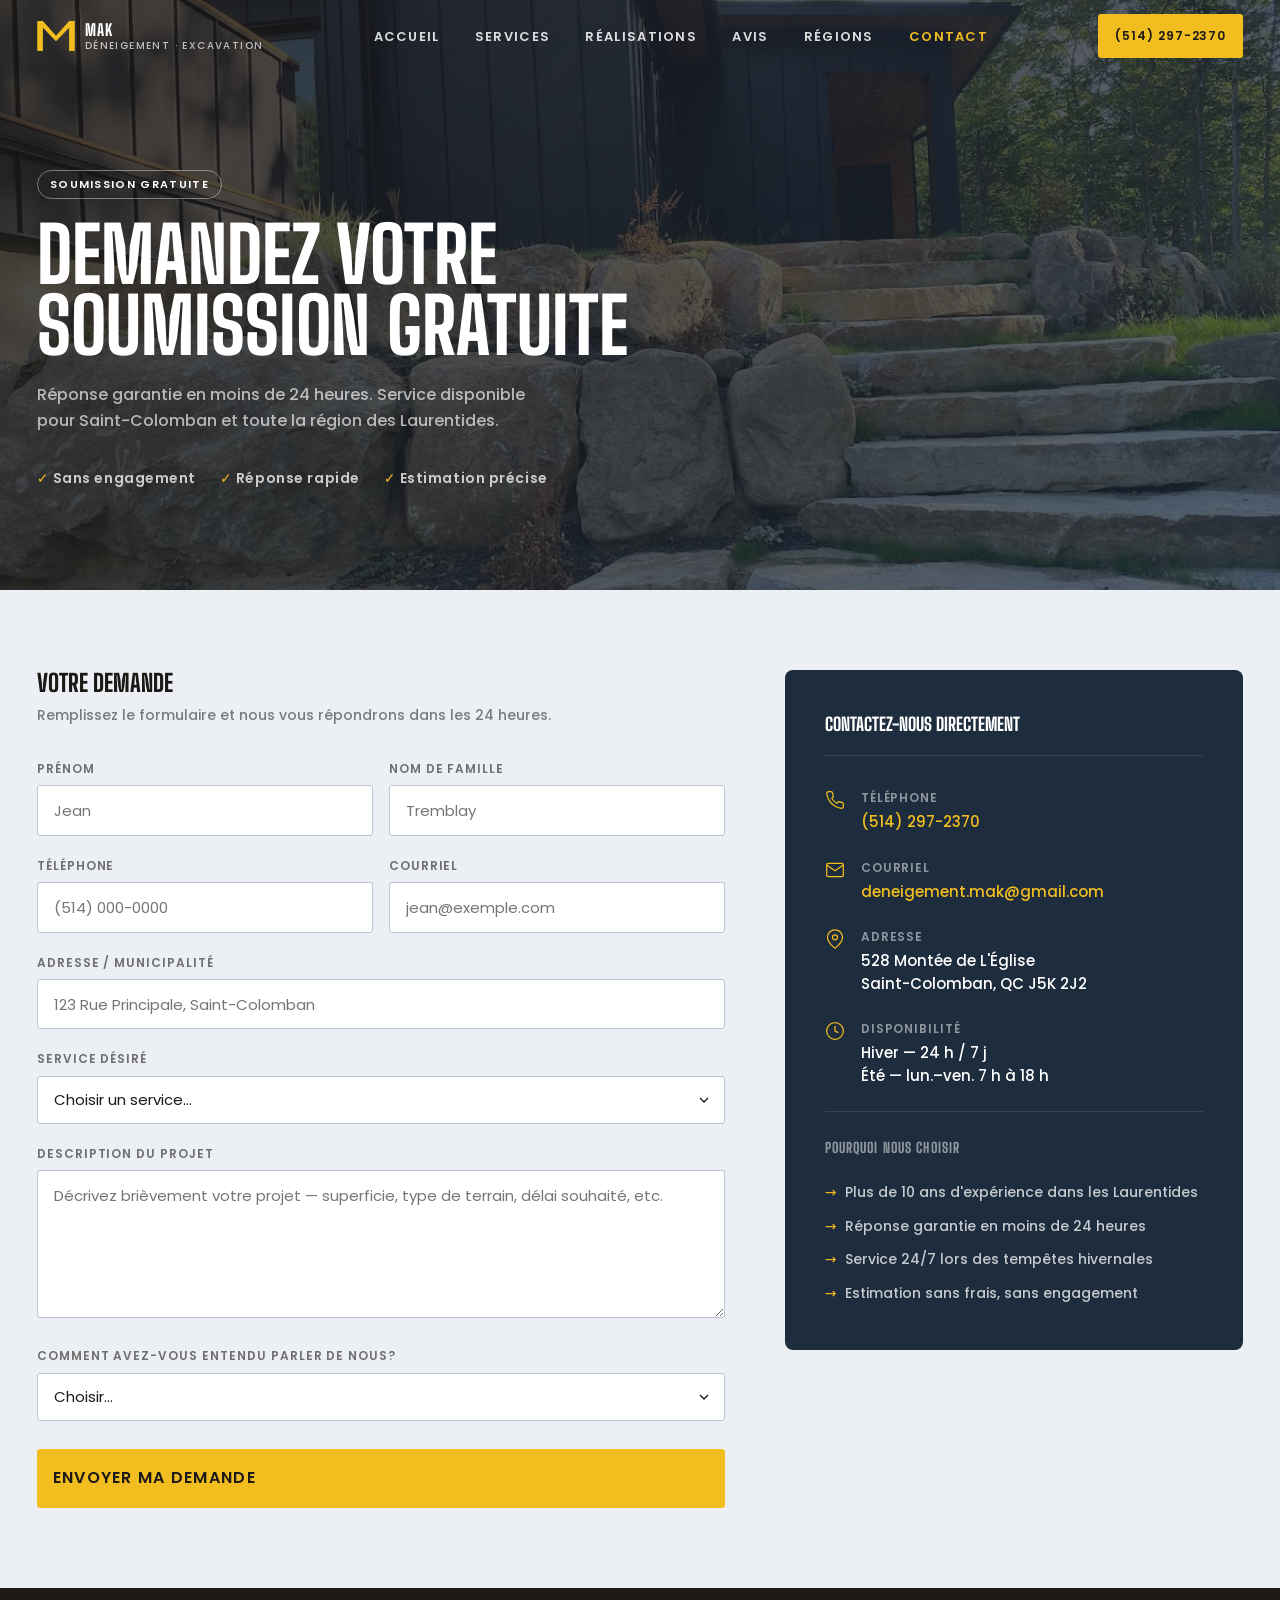
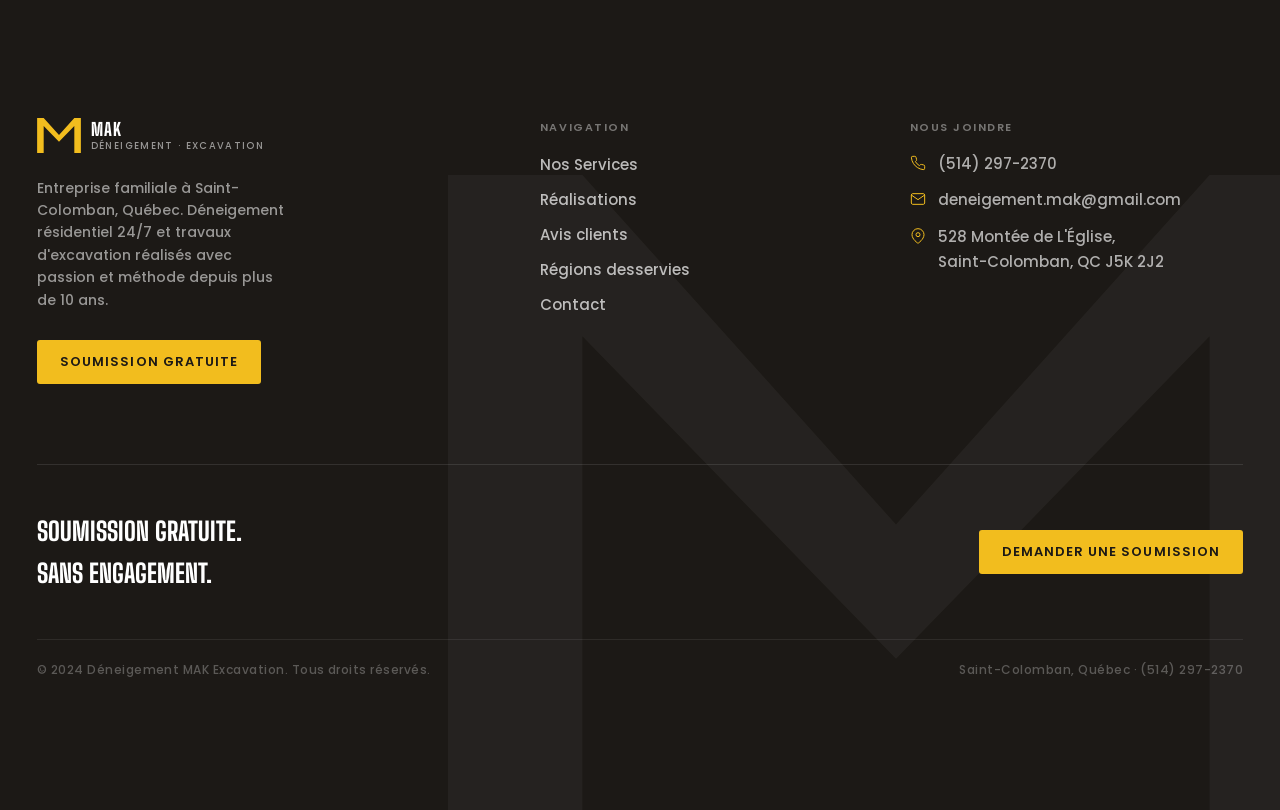
<file: contact.html>
<!DOCTYPE html>
<html lang="fr">
<head>
  <meta charset="UTF-8">
  <meta name="viewport" content="width=device-width, initial-scale=1.0">
  <title>Soumission gratuite — Déneigement MAK Excavation</title>
  <meta name="description" content="Demandez votre soumission gratuite pour déneigement résidentiel ou travaux d'excavation à Saint-Colomban et dans les Laurentides. Réponse en moins de 24 heures.">
  <link rel="preconnect" href="https://fonts.googleapis.com">
  <link rel="preconnect" href="https://fonts.gstatic.com" crossorigin>
  <link href="https://fonts.googleapis.com/css2?family=Big+Shoulders+Display:wght@800&family=Poppins:wght@500;600&display=swap" rel="stylesheet">
  <link rel="stylesheet" href="css/style.css">
  <style>
    /* ── CONTACT PAGE — page-specific styles ── */

    .contact-hero {
      padding-top: calc(70px + 100px);
      padding-bottom: 100px;
      position: relative;
      background-image: url('Pictures/unnamed%20(13).webp');
      background-size: cover;
      background-position: center 40%;
      background-repeat: no-repeat;
    }
    .contact-hero::before {
      content: '';
      position: absolute;
      inset: 0;
      background: linear-gradient(
        135deg,
        rgba(28, 25, 22, 0.82) 0%,
        rgba(30, 45, 61, 0.70) 100%
      );
      z-index: 0;
    }
    .contact-hero .container {
      position: relative;
      z-index: 1;
    }
    .contact-hero__eyebrow { margin-bottom: 1.25rem; }
    .contact-hero__eyebrow .pill {
      border-color: rgba(255,255,255,0.4);
      color: #fff;
    }
    .contact-hero__h1 {
      font-family: var(--font-display);
      font-weight: 800;
      font-size: clamp(2.8rem, 6vw, 5rem);
      text-transform: uppercase;
      color: #fff;
      line-height: 0.93;
      margin-bottom: 1.25rem;
    }
    .contact-hero__sub {
      color: rgba(255,255,255,0.65);
      font-size: 1rem;
      max-width: 50ch;
      margin-bottom: 2rem;
      line-height: 1.65;
    }
    .contact-hero__badges {
      display: flex;
      flex-wrap: wrap;
      gap: 1.5rem;
      color: rgba(255,255,255,0.75);
      font-size: 0.875rem;
      font-weight: 600;
      letter-spacing: 0.04em;
    }
    .contact-hero__badge::before {
      content: '✓ ';
      color: var(--c-accent);
    }

    /* ── BODY LAYOUT ── */
    .contact-body { padding-block: 80px; }
    .contact-body__inner {
      display: grid;
      grid-template-columns: 3fr 2fr;
      gap: 60px;
      align-items: start;
    }

    /* ── FULL FORM ── */
    .cf__title {
      font-family: var(--font-display);
      font-weight: 800;
      font-size: 1.5rem;
      text-transform: uppercase;
      color: var(--c-ink);
      margin-bottom: 0.5rem;
    }
    .cf__sub {
      font-size: 0.875rem;
      color: rgba(28,25,22,0.55);
      margin-bottom: 2rem;
    }
    .cf__row {
      display: grid;
      grid-template-columns: 1fr 1fr;
      gap: 1rem;
    }
    .cf__field { margin-bottom: 1.25rem; }
    .cf__label {
      display: block;
      font-size: 0.75rem;
      font-weight: 600;
      letter-spacing: 0.08em;
      text-transform: uppercase;
      color: rgba(28,25,22,0.6);
      margin-bottom: 0.4rem;
    }
    .cf__input,
    .cf__select,
    .cf__textarea {
      width: 100%;
      padding: 0.8rem 1rem;
      border: 1.5px solid var(--c-hairline);
      border-radius: var(--r-btn);
      font-family: var(--font-body);
      font-size: 0.9375rem;
      color: var(--c-ink);
      background: #fff;
      outline: none;
      transition: border-color 0.25s var(--ease);
      appearance: none;
      -webkit-appearance: none;
    }
    .cf__input:focus,
    .cf__select:focus,
    .cf__textarea:focus {
      border-color: var(--c-accent);
    }
    .cf__select {
      background-image: url("data:image/svg+xml,%3Csvg xmlns='http://www.w3.org/2000/svg' width='16' height='16' viewBox='0 0 24 24' fill='none' stroke='%231C1916' stroke-width='2'%3E%3Cpath d='M6 9l6 6 6-6'/%3E%3C/svg%3E");
      background-repeat: no-repeat;
      background-position: right 0.75rem center;
      padding-right: 2.5rem;
    }
    .cf__textarea {
      resize: vertical;
      min-height: 130px;
      line-height: 1.6;
    }
    .cf__submit {
      width: 100%;
      margin-top: 0.5rem;
      padding: 1rem;
      font-size: 1rem;
    }

    /* ── INFO PANEL ── */
    .contact-info {
      background: var(--c-room-color1);
      border-radius: 8px;
      padding: 2.5rem;
      color: #fff;
      position: sticky;
      top: 90px;
    }
    .contact-info__title {
      font-family: var(--font-display);
      font-weight: 800;
      font-size: 1.125rem;
      text-transform: uppercase;
      color: #fff;
      margin-bottom: 2rem;
      padding-bottom: 1rem;
      border-bottom: 1px solid rgba(255,255,255,0.12);
    }
    .contact-info__item {
      display: flex;
      gap: 1rem;
      align-items: flex-start;
      margin-bottom: 1.5rem;
    }
    .contact-info__icon {
      width: 20px;
      height: 20px;
      flex-shrink: 0;
      color: var(--c-accent);
      margin-top: 2px;
    }
    .contact-info__label {
      font-size: 0.75rem;
      font-weight: 600;
      letter-spacing: 0.08em;
      text-transform: uppercase;
      color: rgba(255,255,255,0.5);
      margin-bottom: 0.2rem;
    }
    .contact-info__value {
      font-size: 0.9375rem;
      color: #fff;
      line-height: 1.5;
    }
    .contact-info__value a {
      color: var(--c-accent);
      text-decoration: none;
    }
    .contact-info__value a:hover { text-decoration: underline; }
    .contact-info__divider {
      border: none;
      border-top: 1px solid rgba(255,255,255,0.1);
      margin: 1.5rem 0;
    }
    .contact-info__why-title {
      font-family: var(--font-display);
      font-weight: 800;
      font-size: 0.875rem;
      text-transform: uppercase;
      letter-spacing: 0.08em;
      color: rgba(255,255,255,0.5);
      margin-bottom: 1rem;
    }
    .contact-info__why-list { list-style: none; }
    .contact-info__why-list li {
      font-size: 0.875rem;
      color: rgba(255,255,255,0.75);
      padding: 0.4rem 0 0.4rem 1.25rem;
      position: relative;
      line-height: 1.5;
    }
    .contact-info__why-list li::before {
      content: '→';
      position: absolute;
      left: 0;
      color: var(--c-accent);
    }

    /* ── ACTIVE NAV LINK ── */
    .nav__link--active {
      color: var(--c-accent) !important;
    }

    /* ── RESPONSIVE ── */
    @media (max-width: 900px) {
      .contact-body__inner { grid-template-columns: 1fr; }
      .contact-info { position: static; }
    }
    @media (max-width: 600px) {
      .cf__row { grid-template-columns: 1fr; }
      .contact-hero { padding-top: calc(70px + 60px); padding-bottom: 60px; }
    }
  </style>
</head>
<body>

<!-- ── NAV ── -->
<nav class="nav nav--solid" id="main-nav" aria-label="Navigation principale">
  <div class="nav__inner container">
    <a href="index.html" class="nav__logo" aria-label="Déneigement MAK Excavation — Accueil">
      <svg class="nav__logo-mark" viewBox="0 0 200 160" fill="none" aria-hidden="true">
        <polygon points="0,160 0,0 30,0 100,78 170,0 200,0 200,160 170,160 170,36 100,108 30,36 30,160" fill="#F2BD1E"/>
      </svg>
      <div class="nav__logo-text">MAK<span>Déneigement · Excavation</span></div>
    </a>
    <ul class="nav__links" role="list">
      <li><a href="index.html"              class="nav__link">Accueil</a></li>
      <li><a href="index.html#services"     class="nav__link">Services</a></li>
      <li><a href="index.html#realisations" class="nav__link">Réalisations</a></li>
      <li><a href="index.html#avis"         class="nav__link">Avis</a></li>
      <li><a href="index.html#regions"      class="nav__link">Régions</a></li>
      <li><a href="contact.html"            class="nav__link nav__link--active">Contact</a></li>
    </ul>
    <a href="tel:5142972370" class="nav__cta btn btn--primary">(514) 297-2370</a>
    <button class="nav__hamburger" id="hamburger" aria-expanded="false" aria-label="Menu">
      <span></span><span></span><span></span>
    </button>
  </div>
  <div class="nav__mobile" id="mobile-nav" aria-label="Menu mobile">
    <ul role="list">
      <li><a href="index.html"              class="nav__mobile-link" data-close-nav>Accueil</a></li>
      <li><a href="index.html#services"     class="nav__mobile-link" data-close-nav>Services</a></li>
      <li><a href="index.html#realisations" class="nav__mobile-link" data-close-nav>Réalisations</a></li>
      <li><a href="index.html#avis"         class="nav__mobile-link" data-close-nav>Avis</a></li>
      <li><a href="index.html#regions"      class="nav__mobile-link" data-close-nav>Régions</a></li>
      <li><a href="contact.html"            class="nav__mobile-link" data-close-nav>Contact</a></li>
    </ul>
    <a href="tel:5142972370" class="btn btn--primary">Appeler maintenant</a>
  </div>
</nav>

<!-- ── PAGE HERO ── -->
<section class="contact-hero" aria-labelledby="contact-hero-heading">
  <div class="container">
    <p class="contact-hero__eyebrow">
      <span class="pill">Soumission gratuite</span>
    </p>
    <h1 class="contact-hero__h1" id="contact-hero-heading">
      Demandez votre<br>soumission gratuite
    </h1>
    <p class="contact-hero__sub">
      Réponse garantie en moins de 24 heures. Service disponible pour Saint-Colomban et toute la région des Laurentides.
    </p>
    <div class="contact-hero__badges" aria-label="Garanties">
      <span class="contact-hero__badge">Sans engagement</span>
      <span class="contact-hero__badge">Réponse rapide</span>
      <span class="contact-hero__badge">Estimation précise</span>
    </div>
  </div>
</section>

<!-- ── MAIN CONTENT ── -->
<section class="contact-body s-light" aria-labelledby="contact-form-heading">
  <div class="container">
    <div class="contact-body__inner">

      <!-- Left: full form -->
      <div class="cf">
        <h2 class="cf__title" id="contact-form-heading">Votre demande</h2>
        <p class="cf__sub">Remplissez le formulaire et nous vous répondrons dans les 24 heures.</p>

        <form
          action="mailto:deneigement.mak@gmail.com"
          method="post"
          enctype="text/plain"
          novalidate
          aria-label="Formulaire de soumission"
        >
          <!-- Row 1: name -->
          <div class="cf__row">
            <div class="cf__field">
              <label class="cf__label" for="cf-prenom">Prénom</label>
              <input class="cf__input" id="cf-prenom" name="Prénom" type="text"
                     placeholder="Jean" autocomplete="given-name" required>
            </div>
            <div class="cf__field">
              <label class="cf__label" for="cf-nom">Nom de famille</label>
              <input class="cf__input" id="cf-nom" name="Nom" type="text"
                     placeholder="Tremblay" autocomplete="family-name" required>
            </div>
          </div>

          <!-- Row 2: contact -->
          <div class="cf__row">
            <div class="cf__field">
              <label class="cf__label" for="cf-tel">Téléphone</label>
              <input class="cf__input" id="cf-tel" name="Téléphone" type="tel"
                     placeholder="(514) 000-0000" autocomplete="tel" required>
            </div>
            <div class="cf__field">
              <label class="cf__label" for="cf-email">Courriel</label>
              <input class="cf__input" id="cf-email" name="Courriel" type="email"
                     placeholder="jean@exemple.com" autocomplete="email" required>
            </div>
          </div>

          <!-- Address -->
          <div class="cf__field">
            <label class="cf__label" for="cf-adresse">Adresse / Municipalité</label>
            <input class="cf__input" id="cf-adresse" name="Adresse" type="text"
                   placeholder="123 Rue Principale, Saint-Colomban" autocomplete="street-address">
          </div>

          <!-- Service -->
          <div class="cf__field">
            <label class="cf__label" for="cf-service">Service désiré</label>
            <select class="cf__select" id="cf-service" name="Service" required>
              <option value="" disabled selected>Choisir un service…</option>
              <option value="Déneigement résidentiel">Déneigement résidentiel</option>
              <option value="Excavation et drainage">Excavation et drainage</option>
              <option value="Remblayage">Remblayage</option>
              <option value="Terrassement">Terrassement et mise en forme</option>
              <option value="Démolition">Démolition</option>
              <option value="Murs de soutènement">Murs de soutènement</option>
              <option value="Autre">Autre / Plusieurs services</option>
            </select>
          </div>

          <!-- Description -->
          <div class="cf__field">
            <label class="cf__label" for="cf-description">Description du projet</label>
            <textarea class="cf__textarea" id="cf-description" name="Description" rows="5"
                      placeholder="Décrivez brièvement votre projet — superficie, type de terrain, délai souhaité, etc."></textarea>
          </div>

          <!-- Source -->
          <div class="cf__field">
            <label class="cf__label" for="cf-source">Comment avez-vous entendu parler de nous?</label>
            <select class="cf__select" id="cf-source" name="Source">
              <option value="" disabled selected>Choisir…</option>
              <option value="Recommandation">Recommandation d'un ami / voisin</option>
              <option value="Google">Recherche Google</option>
              <option value="Kijiji">Kijiji</option>
              <option value="Facebook">Facebook / Instagram</option>
              <option value="Autre">Autre</option>
            </select>
          </div>

          <button class="btn btn--primary cf__submit" type="submit">
            Envoyer ma demande
          </button>
        </form>
      </div>

      <!-- Right: info panel -->
      <aside class="contact-info" aria-label="Coordonnées">
        <p class="contact-info__title">Contactez-nous directement</p>

        <div class="contact-info__item">
          <svg class="contact-info__icon" viewBox="0 0 24 24" fill="none" stroke="currentColor" stroke-width="1.5" aria-hidden="true">
            <path d="M22 16.92v3a2 2 0 01-2.18 2 19.79 19.79 0 01-8.63-3.07 19.5 19.5 0 01-6-6 19.79 19.79 0 01-3.07-8.67A2 2 0 014.11 2h3a2 2 0 012 1.72c.127.96.361 1.903.7 2.81a2 2 0 01-.45 2.11L8.09 9.91a16 16 0 006 6l1.27-1.27a2 2 0 012.11-.45c.907.339 1.85.573 2.81.7A2 2 0 0122 16.92z"/>
          </svg>
          <div>
            <p class="contact-info__label">Téléphone</p>
            <p class="contact-info__value"><a href="tel:5142972370">(514) 297-2370</a></p>
          </div>
        </div>

        <div class="contact-info__item">
          <svg class="contact-info__icon" viewBox="0 0 24 24" fill="none" stroke="currentColor" stroke-width="1.5" aria-hidden="true">
            <path d="M4 4h16c1.1 0 2 .9 2 2v12c0 1.1-.9 2-2 2H4c-1.1 0-2-.9-2-2V6c0-1.1.9-2 2-2z"/>
            <polyline points="22,6 12,13 2,6"/>
          </svg>
          <div>
            <p class="contact-info__label">Courriel</p>
            <p class="contact-info__value"><a href="mailto:deneigement.mak@gmail.com">deneigement.mak@gmail.com</a></p>
          </div>
        </div>

        <div class="contact-info__item">
          <svg class="contact-info__icon" viewBox="0 0 24 24" fill="none" stroke="currentColor" stroke-width="1.5" aria-hidden="true">
            <path d="M21 10c0 7-9 13-9 13s-9-6-9-13a9 9 0 0118 0z"/>
            <circle cx="12" cy="10" r="3"/>
          </svg>
          <div>
            <p class="contact-info__label">Adresse</p>
            <p class="contact-info__value">528 Montée de L'Église<br>Saint-Colomban, QC J5K 2J2</p>
          </div>
        </div>

        <div class="contact-info__item">
          <svg class="contact-info__icon" viewBox="0 0 24 24" fill="none" stroke="currentColor" stroke-width="1.5" aria-hidden="true">
            <circle cx="12" cy="12" r="10"/>
            <polyline points="12,6 12,12 16,14"/>
          </svg>
          <div>
            <p class="contact-info__label">Disponibilité</p>
            <p class="contact-info__value">Hiver — 24 h / 7 j<br>Été — lun.–ven. 7 h à 18 h</p>
          </div>
        </div>

        <hr class="contact-info__divider">

        <p class="contact-info__why-title">Pourquoi nous choisir</p>
        <ul class="contact-info__why-list">
          <li>Plus de 10 ans d'expérience dans les Laurentides</li>
          <li>Réponse garantie en moins de 24 heures</li>
          <li>Service 24/7 lors des tempêtes hivernales</li>
          <li>Estimation sans frais, sans engagement</li>
        </ul>
      </aside>

    </div>
  </div>
</section>

<!-- ── FOOTER ── -->
<footer class="footer s-dark" id="contact-footer" aria-labelledby="footer-brand-contact">

  <svg class="footer__watermark" viewBox="0 0 200 160" fill="none" aria-hidden="true">
    <polygon points="0,160 0,0 30,0 100,78 170,0 200,0 200,160 170,160 170,36 100,108 30,36 30,160" fill="currentColor"/>
  </svg>

  <div class="container">
    <div class="footer__inner">

      <div class="footer__brand">
        <a href="index.html" class="footer__logo" id="footer-brand-contact" aria-label="Déneigement MAK Excavation — Accueil">
          <svg class="footer__logo-mark" viewBox="0 0 200 160" fill="none" aria-hidden="true">
            <polygon points="0,160 0,0 30,0 100,78 170,0 200,0 200,160 170,160 170,36 100,108 30,36 30,160" fill="#F2BD1E"/>
          </svg>
          <div class="footer__logo-text">
            MAK
            <span>Déneigement · Excavation</span>
          </div>
        </a>
        <p class="footer__tagline">
          Entreprise familiale à Saint-Colomban, Québec. Déneigement résidentiel 24/7 et travaux d'excavation réalisés avec passion et méthode depuis plus de 10 ans.
        </p>
        <a href="contact.html" class="btn btn--primary">Soumission gratuite</a>
      </div>

      <nav aria-label="Navigation du pied de page">
        <p class="footer__nav-title">Navigation</p>
        <ul class="footer__nav" role="list">
          <li><a href="index.html#services"     class="footer__nav-link">Nos Services</a></li>
          <li><a href="index.html#realisations" class="footer__nav-link">Réalisations</a></li>
          <li><a href="index.html#avis"         class="footer__nav-link">Avis clients</a></li>
          <li><a href="index.html#regions"      class="footer__nav-link">Régions desservies</a></li>
          <li><a href="contact.html"            class="footer__nav-link">Contact</a></li>
        </ul>
      </nav>

      <address class="footer__contact" style="font-style:normal">
        <p class="footer__nav-title">Nous joindre</p>
        <a href="tel:5142972370" class="footer__contact-item">
          <svg class="footer__contact-icon" viewBox="0 0 24 24" fill="none" stroke="currentColor" stroke-width="1.5" aria-hidden="true"><path d="M22 16.92v3a2 2 0 01-2.18 2 19.79 19.79 0 01-8.63-3.07 19.5 19.5 0 01-6-6 19.79 19.79 0 01-3.07-8.67A2 2 0 014.11 2h3a2 2 0 012 1.72c.127.96.361 1.903.7 2.81a2 2 0 01-.45 2.11L8.09 9.91a16 16 0 006 6l1.27-1.27a2 2 0 012.11-.45c.907.339 1.85.573 2.81.7A2 2 0 0122 16.92z"/></svg>
          (514) 297-2370
        </a>
        <a href="mailto:deneigement.mak@gmail.com" class="footer__contact-item">
          <svg class="footer__contact-icon" viewBox="0 0 24 24" fill="none" stroke="currentColor" stroke-width="1.5" aria-hidden="true"><path d="M4 4h16c1.1 0 2 .9 2 2v12c0 1.1-.9 2-2 2H4c-1.1 0-2-.9-2-2V6c0-1.1.9-2 2-2z"/><polyline points="22,6 12,13 2,6"/></svg>
          deneigement.mak@gmail.com
        </a>
        <p class="footer__contact-item" style="cursor:default">
          <svg class="footer__contact-icon" viewBox="0 0 24 24" fill="none" stroke="currentColor" stroke-width="1.5" aria-hidden="true"><path d="M21 10c0 7-9 13-9 13s-9-6-9-13a9 9 0 0118 0z"/><circle cx="12" cy="10" r="3"/></svg>
          528 Montée de L'Église,<br>Saint-Colomban, QC J5K 2J2
        </p>
      </address>

    </div>

    <div class="footer__cta-block">
      <p class="footer__cta-label">Soumission gratuite.<br>Sans engagement.</p>
      <a href="contact.html" class="btn btn--primary">Demander une soumission</a>
    </div>

    <div class="footer__legal">
      <p class="footer__legal-text">© 2024 Déneigement MAK Excavation. Tous droits réservés.</p>
      <p class="footer__legal-text">Saint-Colomban, Québec · <a href="tel:5142972370" class="footer__legal-link">(514) 297-2370</a></p>
    </div>

  </div>
</footer>

<style>.visually-hidden{position:absolute;width:1px;height:1px;padding:0;margin:-1px;overflow:hidden;clip:rect(0,0,0,0);white-space:nowrap;border:0}</style>

<script src="js/main.js" defer></script>

<!-- Pre-fill from URL params (set by mini form in section 2) -->
<script>
(function () {
  const params = new URLSearchParams(window.location.search);
  if (params.get('nom')) {
    const parts = params.get('nom').split(' ');
    document.getElementById('cf-prenom').value = parts[0] || '';
    document.getElementById('cf-nom').value    = parts.slice(1).join(' ') || '';
  }
  if (params.get('tel'))   document.getElementById('cf-tel').value   = params.get('tel');
  if (params.get('email')) document.getElementById('cf-email').value = params.get('email');
})();
</script>

</body>
</html>
</file>
<file: css/style.css>
/*
 * DÉNEIGEMENT MAK EXCAVATION — Design System
 *
 * PALETTE RATIONALE (warm tinted neutrals, winter + construction):
 * --c-ink:        #1C1916  warm near-black, earthy undertone (excavated soil)
 * --c-room-color1:#1E2D3D  deep slate-steel — late sky over a snowfield
 * --c-room-color2:#35404E  mid steel-grey — heavy machinery paint
 * --c-paper:      #ECF0F5  snow-tint off-white (our ONE nod to brand's navy)
 * --c-accent:     #F2BD1E  safety yellow — hi-vis / CAT excavator colour
 *
 * MARK RATIONALE:
 * Geometric M: two sharp diagonal strokes meeting at a valley, like
 * excavator boom arms. 30px stroke (15 % of 200px width), 90° corners.
 * Used as: (a) hero clip-mask, (b) nav logo, (c) réalisations overlay,
 * (d) faint footer watermark.
 */

/* ─── RESET ─────────────────────────────────────────────────────── */
*,*::before,*::after{box-sizing:border-box;margin:0;padding:0}
html{scroll-behavior:smooth;-webkit-text-size-adjust:100%}
body{overflow-x:hidden}
img,video{display:block;max-width:100%}
a{text-decoration:none;color:inherit}
button{cursor:pointer;border:none;background:none;font:inherit}
ul,ol{list-style:none}

/* ─── TOKENS ─────────────────────────────────────────────────────── */
:root {
  /* Color */
  --c-ink:          #1C1916;
  --c-room-color1:  #1E2D3D;
  --c-room-color2:  #35404E;
  --c-paper:        #ECF0F5;
  --c-hairline:     #BDC6D0;
  --c-accent:       #F2BD1E;
  --c-white:        #FFFFFF;
  --text-on-light:  var(--c-ink);
  --text-on-dark:   var(--c-white);

  /* Spacing */
  --space-band:     45px;
  --space-sec:      80px;
  --space-feature:  130px;
  --space-legal:    20px;
  --gap-grid:       36px;
  --gap-item:       20px;
  --container:      1280px;
  --container-pad:  2.3rem;

  /* Radius */
  --r-btn:   3px;
  --r-card:  4px;
  --r-pill:  500px;
  --r-circle:50%;

  /* Shadow — soft, wide, low-alpha; images & sticky nav only */
  --shadow-nav:     0 2px 24px 0 rgba(28,25,22,0.18);
  --shadow-ambient: 0 0 20px 0 rgba(0,0,0,0.05);
  --shadow-lift:    0 32px 68px 0 rgba(0,0,0,0.30);

  /* Type */
  --font-display: 'Big Shoulders Display', sans-serif;
  --font-body:    'Poppins', system-ui, sans-serif;
  --fw-display: 800;
  --fw-strong:  600;
  --fw-body:    500;

  --fs-h1:   clamp(2.8rem, 1.6rem + 4.5vw, 5.5rem);
  --fs-h2:   clamp(2.4rem, 1.8rem + 3vw,   4.2rem);
  --fs-h3:   1.375rem;
  --fs-title:1.125rem;
  --fs-body: 1rem;
  --fs-nav:  0.8125rem;
  --fs-btn:  0.8125rem;

  --lh-tight:1.1;
  --lh-body: 1.65;
  --ls:      normal;

  /* Motion — single curve, two durations */
  --dur-fast: 0.25s;
  --dur-base: 0.5s;
  --dur-slow: 1s;
  --ease:     cubic-bezier(0.65, 0, 0.35, 1);
  --stagger:  80ms;
  --reveal-y: 18px;
}

/* ─── BASE TYPOGRAPHY ────────────────────────────────────────────── */
body {
  font-family: var(--font-body);
  font-weight: var(--fw-body);
  font-size: var(--fs-body);
  line-height: var(--lh-body);
  color: var(--text-on-light);
  background: var(--c-paper);
}

h1,h2,h3,h4 {
  font-family: var(--font-display);
  font-weight: var(--fw-display);
  line-height: var(--lh-tight);
  letter-spacing: var(--ls);
}

/* ─── SECTION ROOMS ──────────────────────────────────────────────── */
.s-light  { background: var(--c-paper);        color: var(--c-ink); }
.s-color1 { background: var(--c-room-color1);  color: var(--c-white); }
.s-color2 { background: var(--c-room-color2);  color: var(--c-white); }
.s-dark   { background: var(--c-ink);          color: var(--c-white); }

/* ─── LAYOUT HELPERS ─────────────────────────────────────────────── */
.container {
  width: 100%;
  max-width: var(--container);
  margin-inline: auto;
  padding-inline: var(--container-pad);
}

/* ─── BUTTONS ────────────────────────────────────────────────────── */
.btn {
  display: inline-flex;
  align-items: center;
  gap: 0.5em;
  font-family: var(--font-body);
  font-weight: var(--fw-strong);
  font-size: var(--fs-btn);
  letter-spacing: 0.08em;
  text-transform: uppercase;
  border-radius: var(--r-btn);
  padding: 0.85em 1.8em;
  min-height: 44px;
  transition: background-color var(--dur-fast) var(--ease),
              color var(--dur-fast) var(--ease),
              transform var(--dur-fast) var(--ease);
}
.btn:hover { transform: translateY(-1px); }

.btn--primary {
  background: var(--c-accent);
  color: var(--c-ink);
}
.btn--primary:hover {
  background: var(--c-ink);
  color: var(--c-accent);
}

.btn--ghost {
  background: transparent;
  color: var(--c-white);
  border: 1.5px solid rgba(255,255,255,0.55);
}
.btn--ghost:hover {
  background: var(--c-white);
  color: var(--c-ink);
  border-color: var(--c-white);
}

.btn--outline-dark {
  background: transparent;
  color: var(--c-ink);
  border: 1.5px solid var(--c-ink);
}
.btn--outline-dark:hover {
  background: var(--c-ink);
  color: var(--c-white);
}

/* ─── PILL TAGS ──────────────────────────────────────────────────── */
.pill {
  display: inline-flex;
  align-items: center;
  border-radius: var(--r-pill);
  font-family: var(--font-body);
  font-weight: var(--fw-strong);
  font-size: 0.6875rem;
  letter-spacing: 0.12em;
  text-transform: uppercase;
  padding: 0.4em 1.1em;
  border: 1.5px solid currentColor;
}

/* ─── HERO LOADER ────────────────────────────────────────────────── */
#hero-loader {
  position: fixed;
  inset: 0;
  background: var(--c-paper);
  z-index: 500;
  pointer-events: none;
}

/* ─── NAV ─────────────────────────────────────────────────────────── */
.nav {
  position: fixed;
  top: 0;
  left: 0;
  right: 0;
  z-index: 400;
  height: 72px;
  display: flex;
  align-items: center;
  background: transparent;
  transition: background var(--dur-fast) var(--ease),
              box-shadow var(--dur-fast) var(--ease);
}
.nav--solid {
  background: var(--c-paper);
  box-shadow: var(--shadow-nav);
}
.nav--solid .nav__link { color: var(--c-ink); }
.nav--solid .nav__logo-text { color: var(--c-ink); }
.nav--solid .nav__cta.btn--ghost {
  border-color: var(--c-ink);
  color: var(--c-ink);
}
.nav--solid .nav__cta.btn--ghost:hover {
  background: var(--c-ink);
  color: var(--c-white);
}
.nav--solid .nav__hamburger span { background: var(--c-ink); }

.nav__inner {
  display: flex;
  align-items: center;
  justify-content: space-between;
  width: 100%;
  max-width: var(--container);
  margin-inline: auto;
  padding-inline: var(--container-pad);
}

.nav__logo {
  display: flex;
  align-items: center;
  gap: 10px;
}
.nav__logo-mark {
  width: 38px;
  height: 30px;
  flex-shrink: 0;
}
.nav__logo-text {
  font-family: var(--font-display);
  font-weight: var(--fw-display);
  font-size: 1rem;
  color: var(--c-white);
  letter-spacing: 0.06em;
  text-transform: uppercase;
  line-height: 1.2;
  transition: color var(--dur-fast) var(--ease);
}
.nav__logo-text span {
  display: block;
  font-family: var(--font-body);
  font-weight: var(--fw-body);
  font-size: 0.625rem;
  letter-spacing: 0.14em;
  opacity: 0.7;
}

.nav__links {
  display: flex;
  align-items: center;
  gap: 2.2rem;
}
.nav__link {
  font-size: var(--fs-nav);
  font-weight: var(--fw-strong);
  letter-spacing: 0.1em;
  text-transform: uppercase;
  color: rgba(255,255,255,0.85);
  transition: color var(--dur-fast) var(--ease);
}
.nav__link:hover { color: var(--c-white); }

.nav__cta {
  font-size: 0.75rem;
  padding: 0.65em 1.4em;
}

.nav__hamburger {
  display: none;
  flex-direction: column;
  gap: 5px;
  padding: 8px;
  background: none;
  border: none;
  cursor: pointer;
}
.nav__hamburger span {
  display: block;
  width: 24px;
  height: 2px;
  background: var(--c-white);
  border-radius: 0;
  transition: transform var(--dur-fast) var(--ease), opacity var(--dur-fast) var(--ease), background var(--dur-fast) var(--ease);
}
.nav__hamburger.is-open span:nth-child(1) { transform: translateY(7px) rotate(45deg); }
.nav__hamburger.is-open span:nth-child(2) { opacity: 0; }
.nav__hamburger.is-open span:nth-child(3) { transform: translateY(-7px) rotate(-45deg); }

/* Mobile nav drawer */
.nav__mobile {
  display: none;
  position: fixed;
  inset: 72px 0 0 0;
  background: var(--c-paper);
  z-index: 399;
  flex-direction: column;
  align-items: flex-start;
  padding: 2rem var(--container-pad);
  gap: 0;
  transform: translateX(100%);
  transition: transform var(--dur-base) var(--ease);
}
.nav__mobile.is-open {
  transform: translateX(0);
}
.nav__mobile-link {
  font-family: var(--font-display);
  font-weight: var(--fw-display);
  font-size: 2.2rem;
  color: var(--c-ink);
  letter-spacing: var(--ls);
  line-height: 1.4;
  padding-block: 0.3rem;
  border-bottom: 1px solid var(--c-hairline);
  width: 100%;
}
.nav__mobile-cta {
  margin-top: 2rem;
}

/* ─── HERO ────────────────────────────────────────────────────────── */
.hero {
  position: relative;
  height: 100svh;
  min-height: 600px;
  display: flex;
  align-items: flex-end;
  padding-bottom: 10vh;
  overflow: hidden;
}

.hero__bg {
  position: absolute;
  inset: 0;
  background-size: cover;
  background-position: center 30%;
  will-change: transform;
}
/* Ken-Burns slow drift */
@keyframes kenBurns {
  0%   { transform: scale(1.04) translate(0, 0); }
  100% { transform: scale(1.0) translate(-0.8%, 0.3%); }
}
.hero__bg { animation: kenBurns 14s ease-in-out infinite alternate; }

.hero__overlay {
  position: absolute;
  inset: 0;
  background: linear-gradient(
    to top,
    rgba(28,25,22,0.72) 0%,
    rgba(28,25,22,0.28) 50%,
    rgba(28,25,22,0.08) 100%
  );
}

.hero__content {
  position: relative;
  z-index: 2;
  max-width: var(--container);
  margin-inline: auto;
  padding-inline: var(--container-pad);
  width: 100%;
}

.hero__eyebrow {
  color: var(--c-accent);
  margin-bottom: 1rem;
}

.hero__h1 {
  font-size: var(--fs-h1);
  color: var(--c-white);
  max-width: 14ch;
  margin-bottom: 1.2rem;
  text-transform: uppercase;
}

.hero__sub {
  font-size: 1.0625rem;
  color: rgba(255,255,255,0.78);
  max-width: 40ch;
  margin-bottom: 2.2rem;
  font-weight: var(--fw-body);
}

.hero__actions {
  display: flex;
  align-items: center;
  gap: 1rem;
  flex-wrap: wrap;
}

.hero__phone {
  font-family: var(--font-body);
  font-weight: var(--fw-strong);
  font-size: 0.9rem;
  color: rgba(255,255,255,0.75);
  letter-spacing: 0.06em;
  transition: color var(--dur-fast) var(--ease);
}
.hero__phone:hover { color: var(--c-white); }

.hero__scroll {
  position: absolute;
  bottom: 2.5rem;
  right: var(--container-pad);
  display: flex;
  flex-direction: column;
  align-items: center;
  gap: 8px;
  color: rgba(255,255,255,0.5);
  font-size: 0.625rem;
  letter-spacing: 0.15em;
  text-transform: uppercase;
}
.hero__scroll-line {
  width: 1px;
  height: 44px;
  background: rgba(255,255,255,0.3);
  animation: scrollPulse 2s ease-in-out infinite;
}
@keyframes scrollPulse {
  0%,100% { transform: scaleY(1); opacity: 0.5; }
  50%      { transform: scaleY(0.5); opacity: 1; }
}

/* ─── PROMISE ─────────────────────────────────────────────────────── */
.promise {
  padding-block: var(--space-feature);
}

.promise__inner {
  display: grid;
  grid-template-columns: 1fr 1fr;
  gap: var(--space-sec);
  align-items: start;
}

/* — Left: credentials — */
.promise__eyebrow { margin-bottom: 1.5rem; }
.promise__eyebrow .pill { border-color: rgba(255,255,255,0.4); color: var(--c-white); }

.promise__h2 {
  font-size: var(--fs-h2);
  color: var(--c-white);
  text-transform: uppercase;
  line-height: 0.95;
  margin-bottom: 2.5rem;
}

.promise__stats {
  display: grid;
  grid-template-columns: 1fr 1fr;
  gap: 1.75rem var(--gap-grid);
}

.promise__stat {
  border-top: 1px solid rgba(255,255,255,0.15);
  padding-top: 1rem;
}

.promise__stat-num {
  font-family: var(--font-display);
  font-weight: var(--fw-display);
  font-size: clamp(2.25rem, 3.5vw, 3.25rem);
  color: var(--c-accent);
  letter-spacing: -0.02em;
  line-height: 1;
  margin-bottom: 0.3rem;
}

.promise__stat-label {
  font-size: 0.75rem;
  color: rgba(255,255,255,0.55);
  font-weight: var(--fw-strong);
  letter-spacing: 0.08em;
  text-transform: uppercase;
}

/* — Right: mini quote form — */
.promise__form-wrap {
  background: rgba(255,255,255,0.05);
  border: 1px solid rgba(255,255,255,0.12);
  border-radius: 8px;
  padding: 2.5rem;
}

.promise__form-title {
  font-family: var(--font-display);
  font-weight: var(--fw-display);
  font-size: 1.375rem;
  text-transform: uppercase;
  color: var(--c-white);
  margin-bottom: 0.3rem;
}

.promise__form-sub {
  font-size: 0.8125rem;
  color: rgba(255,255,255,0.45);
  margin-bottom: 1.75rem;
}

.pf-field { margin-bottom: 1rem; }

.pf-label {
  display: block;
  font-size: 0.6875rem;
  font-weight: var(--fw-strong);
  letter-spacing: 0.1em;
  text-transform: uppercase;
  color: rgba(255,255,255,0.55);
  margin-bottom: 0.35rem;
}

.pf-input {
  width: 100%;
  padding: 0.7rem 0.9rem;
  background: rgba(255,255,255,0.07);
  border: 1px solid rgba(255,255,255,0.18);
  border-radius: var(--r-btn);
  color: var(--c-white);
  font-family: var(--font-body);
  font-size: 0.9375rem;
  outline: none;
  transition: border-color var(--dur-fast) var(--ease), background var(--dur-fast) var(--ease);
}
.pf-input::placeholder { color: rgba(255,255,255,0.28); }
.pf-input:focus {
  border-color: var(--c-accent);
  background: rgba(255,255,255,0.1);
}

.pf-submit { width: 100%; margin-top: 0.25rem; }

/* ─── SERVICES ────────────────────────────────────────────────────── */
.services {
  padding-block: var(--space-feature);
}

.services__header {
  margin-bottom: var(--space-sec);
}

.services__eyebrow {
  margin-bottom: 1rem;
  color: var(--c-room-color1);
}
.services__eyebrow .pill { border-color: var(--c-room-color1); }

.services__h2 {
  font-size: var(--fs-h2);
  max-width: 16ch;
  text-transform: uppercase;
  color: var(--c-ink);
}

.services__grid {
  display: grid;
  grid-template-columns: repeat(4, 1fr);
  gap: var(--gap-grid);
}

.service-item {
  position: relative;
  border-top: 1.5px solid var(--c-hairline);
  padding: 1.5rem 1rem 1.5rem;
  margin-inline: -1rem;
  border-radius: var(--r-card);
  overflow: hidden;
  cursor: default;
  transition:
    transform      var(--dur-base) var(--ease),
    border-color   var(--dur-fast) var(--ease);
}

/* accent wash that reveals on hover */
.service-item::before {
  content: '';
  position: absolute;
  inset: 0;
  background: linear-gradient(135deg, rgba(242,189,30,0.09) 0%, transparent 65%);
  opacity: 0;
  transition: opacity var(--dur-fast) var(--ease);
  pointer-events: none;
  border-radius: var(--r-card);
}

/* accent bar that slides in from left along the top edge */
.service-item::after {
  content: '';
  position: absolute;
  top: -1px;
  left: 0;
  width: 0;
  height: 2px;
  background: var(--c-accent);
  transition: width var(--dur-base) var(--ease);
}

/* Higher specificity (.services + :hover) beats .reveal.is-visible */
.services .service-item:hover {
  transform: translateY(-7px);
  border-color: transparent;
}

.services .service-item:hover::before { opacity: 1; }
.services .service-item:hover::after  { width: 100%; }

.service-item__number {
  font-family: var(--font-display);
  font-weight: var(--fw-display);
  font-size: 0.6875rem;
  letter-spacing: 0.12em;
  color: var(--c-hairline);
  margin-bottom: 0.75rem;
  transition: color var(--dur-fast) var(--ease);
}
.services .service-item:hover .service-item__number { color: var(--c-accent); }

.service-item__icon {
  width: 28px;
  height: 28px;
  margin-bottom: 1rem;
  color: var(--c-accent);
  transition:
    transform var(--dur-fast) var(--ease),
    filter    var(--dur-fast) var(--ease);
}
.services .service-item:hover .service-item__icon {
  transform: translateY(-4px) scale(1.15);
  filter: drop-shadow(0 4px 8px rgba(242,189,30,0.35));
}

.service-item__name {
  font-family: var(--font-display);
  font-weight: var(--fw-display);
  font-size: 1.25rem;
  letter-spacing: 0.02em;
  text-transform: uppercase;
  color: var(--c-ink);
  margin-bottom: 0.6rem;
  line-height: 1.2;
  transition: color var(--dur-fast) var(--ease);
}
.services .service-item:hover .service-item__name { color: var(--c-room-color1); }

.service-item__desc {
  font-size: 0.875rem;
  color: rgba(28,25,22,0.6);
  line-height: 1.55;
  transition: color var(--dur-fast) var(--ease);
}
.services .service-item:hover .service-item__desc { color: rgba(28,25,22,0.75); }

/* ─── RÉALISATIONS ────────────────────────────────────────────────── */
.realisations {
  position: relative;
  overflow: hidden;
}

.realisations__track {
  display: flex;
  flex-wrap: nowrap;
  will-change: transform;
}

.real-slide {
  position: relative;
  width: 100vw;
  height: 100svh;
  min-height: 600px;
  flex-shrink: 0;
  display: flex;
  flex-direction: column;
  justify-content: flex-end;
  overflow: hidden;
}

.real-slide__bg {
  position: absolute;
  inset: 0;
  background-size: cover;
  background-position: center;
}

.real-slide__overlay {
  position: absolute;
  inset: 0;
  background: linear-gradient(
    to top,
    rgba(28,25,22,0.80) 0%,
    rgba(28,25,22,0.20) 60%,
    rgba(28,25,22,0.05) 100%
  );
}

/* Large M outline centered over photo */
.real-slide__m-mark {
  position: absolute;
  top: 50%;
  left: 50%;
  transform: translate(-50%, -50%);
  width: min(60vw, 480px);
  opacity: 0.12;
  pointer-events: none;
}

.real-slide__content {
  position: relative;
  z-index: 2;
  padding: 0 var(--container-pad) 5vh;
  max-width: var(--container);
  margin-inline: auto;
  width: 100%;
}

.real-slide__top {
  display: flex;
  align-items: flex-start;
  justify-content: space-between;
  margin-bottom: auto;
  position: absolute;
  top: calc(72px + 2rem);
  left: var(--container-pad);
  right: var(--container-pad);
}

.real-slide__eyebrow { color: var(--c-white); }
.real-slide__eyebrow .pill { border-color: rgba(255,255,255,0.55); color: var(--c-white); }

/* Arrows hidden — scroll now drives navigation */
.real-slide__arrows { display: none; }

.real-slide__arrow {
  width: 44px;
  height: 44px;
  display: flex;
  align-items: center;
  justify-content: center;
  border: 1.5px solid rgba(255,255,255,0.4);
  border-radius: var(--r-btn);
  color: var(--c-white);
  transition: background var(--dur-fast) var(--ease), border-color var(--dur-fast) var(--ease);
}
.real-slide__arrow:hover {
  background: rgba(255,255,255,0.15);
  border-color: rgba(255,255,255,0.8);
}
.real-slide__arrow svg { width: 16px; height: 16px; }

.real-slide__num {
  font-family: var(--font-display);
  font-weight: var(--fw-display);
  font-size: 0.6875rem;
  letter-spacing: 0.14em;
  color: rgba(255,255,255,0.5);
  margin-bottom: 0.6rem;
}

.real-slide__title {
  font-size: clamp(2rem, 3.5vw, 3.2rem);
  font-family: var(--font-display);
  font-weight: var(--fw-display);
  color: var(--c-white);
  text-transform: uppercase;
  margin-bottom: 1.8rem;
  max-width: 16ch;
}

.real-slide__cta { }

/* Carousel dots */
.realisations__dots {
  position: absolute;
  bottom: 2rem;
  right: var(--container-pad);
  display: flex;
  gap: 6px;
  z-index: 10;
}

.real-dot {
  width: 28px;
  height: 3px;
  background: rgba(255,255,255,0.3);
  border-radius: 0;
  border: none;
  padding: 0;
  cursor: pointer;
  transition: background var(--dur-fast) var(--ease), width var(--dur-fast) var(--ease);
}
.real-dot.is-active {
  background: var(--c-accent);
  width: 40px;
}

/* ─── AVIS ────────────────────────────────────────────────────────── */
.avis {
  padding-block: var(--space-feature);
}

.avis__header {
  margin-bottom: var(--space-sec);
}

.avis__eyebrow {
  margin-bottom: 1rem;
}
.avis__eyebrow .pill { border-color: var(--c-room-color1); color: var(--c-room-color1); }

.avis__h2 {
  font-size: var(--fs-h2);
  color: var(--c-ink);
  text-transform: uppercase;
  max-width: 20ch;
  margin-bottom: 0.75rem;
}

.avis__meta {
  font-size: 0.875rem;
  color: rgba(28,25,22,0.55);
  font-weight: var(--fw-strong);
  letter-spacing: 0.06em;
}
.avis__meta strong {
  color: var(--c-ink);
  font-weight: var(--fw-display);
  font-family: var(--font-display);
  font-size: 1.1em;
}

/* Infinite auto-scrolling marquee — full section width, outside .container */
.avis__marquee {
  position: relative;
  overflow: hidden;
  padding-block: 0.5rem;
}

/* Edge fade overlays so cards drift in/out naturally */
.avis__marquee::before,
.avis__marquee::after {
  content: '';
  position: absolute;
  top: 0;
  bottom: 0;
  width: 100px;
  z-index: 2;
  pointer-events: none;
}
.avis__marquee::before {
  left: 0;
  background: linear-gradient(to right, var(--c-paper), transparent);
}
.avis__marquee::after {
  right: 0;
  background: linear-gradient(to left, var(--c-paper), transparent);
}

.avis__marquee-track {
  display: flex;
  gap: 16px;
  width: max-content;
  animation: marqueeScroll 65s linear infinite;
  will-change: transform;
}

.avis__marquee:hover .avis__marquee-track {
  animation-play-state: paused;
}

@keyframes marqueeScroll {
  from { transform: translateX(0); }
  to   { transform: translateX(-50%); }
}

/* Google Review-style card */
.review-gcard {
  width: 290px;
  flex-shrink: 0;
  background: var(--c-white);
  border: 1px solid rgba(0,0,0,0.1);
  border-radius: 12px;
  padding: 1.25rem;
}

.review-gcard__header {
  display: flex;
  align-items: center;
  gap: 0.75rem;
  margin-bottom: 0.625rem;
}

.review-gcard__avatar {
  width: 40px;
  height: 40px;
  border-radius: 50%;
  background: var(--av-bg, #4285F4);
  color: #fff;
  font-family: var(--font-display);
  font-weight: var(--fw-display);
  font-size: 1.125rem;
  display: flex;
  align-items: center;
  justify-content: center;
  flex-shrink: 0;
}

.review-gcard__meta {
  flex: 1;
  min-width: 0;
}

.review-gcard__name {
  font-size: 0.875rem;
  font-weight: var(--fw-strong);
  color: var(--c-ink);
  white-space: nowrap;
  overflow: hidden;
  text-overflow: ellipsis;
}

.review-gcard__when {
  font-size: 0.75rem;
  color: rgba(28,25,22,0.5);
  margin-top: 2px;
}

.review-gcard__g {
  width: 20px;
  height: 20px;
  flex-shrink: 0;
}

.review-gcard__stars {
  color: #FBBC05;
  font-size: 0.875rem;
  letter-spacing: 1px;
  margin-bottom: 0.5rem;
}

.review-gcard__text {
  font-size: 0.8125rem;
  line-height: 1.6;
  color: rgba(28,25,22,0.72);
  display: -webkit-box;
  -webkit-line-clamp: 4;
  -webkit-box-orient: vertical;
  overflow: hidden;
}

/* ─── RÉGIONS ─────────────────────────────────────────────────────── */
.regions {
  padding-block: var(--space-feature);
}

.regions__inner {
  display: grid;
  grid-template-columns: 2fr 3fr;
  gap: var(--space-sec);
  align-items: center;
}

.regions__content {
  /* left column — text + pills */
}

.regions__map {
  border-radius: 8px;
  overflow: hidden;
  border: 1px solid rgba(255,255,255,0.12);
  aspect-ratio: 4 / 3;
}

.regions__map-frame {
  width: 100%;
  height: 100%;
  display: block;
  border: none;
  filter: saturate(0.85) brightness(0.95);
}

.regions__header {
  margin-bottom: var(--space-sec);
}

.regions__eyebrow {
  margin-bottom: 1rem;
}
.regions__eyebrow .pill { border-color: rgba(255,255,255,0.5); color: var(--c-white); }

.regions__h2 {
  font-size: var(--fs-h2);
  color: var(--c-white);
  text-transform: uppercase;
  max-width: 18ch;
  margin-bottom: 0.75rem;
}

.regions__sub {
  color: rgba(255,255,255,0.65);
  font-size: 0.9375rem;
  max-width: 42ch;
}

.regions__pills {
  display: flex;
  flex-wrap: wrap;
  gap: var(--gap-item);
}

.regions__pill {
  font-family: var(--font-body);
  font-weight: var(--fw-strong);
  font-size: 0.875rem;
  letter-spacing: 0.08em;
  text-transform: uppercase;
  border-radius: var(--r-pill);
  padding: 0.8em 1.8em;
  border: 1.5px solid rgba(255,255,255,0.35);
  color: var(--c-white);
  min-height: 44px;
  transition: background var(--dur-fast) var(--ease), border-color var(--dur-fast) var(--ease);
}
.regions__pill:hover {
  background: rgba(255,255,255,0.1);
  border-color: rgba(255,255,255,0.7);
}
.regions__pill--accent {
  border-color: var(--c-accent);
  color: var(--c-accent);
}
.regions__pill--accent:hover {
  background: var(--c-accent);
  color: var(--c-ink);
}

/* ─── FOOTER ──────────────────────────────────────────────────────── */
.footer {
  position: relative;
  padding-block: var(--space-feature);
  overflow: hidden;
}

/* Faint oversized M watermark behind footer content */
.footer__watermark {
  position: absolute;
  right: -5%;
  bottom: -10%;
  width: 70%;
  opacity: 0.04;
  pointer-events: none;
  color: var(--c-white);
}

.footer__inner {
  position: relative;
  z-index: 2;
  display: grid;
  grid-template-columns: 1.4fr 1fr 1fr;
  gap: var(--gap-grid);
  align-items: start;
  margin-bottom: var(--space-sec);
}

.footer__brand {}

.footer__logo {
  display: flex;
  align-items: center;
  gap: 10px;
  margin-bottom: 1.5rem;
}
.footer__logo-mark {
  width: 44px;
  height: 35px;
}
.footer__logo-text {
  font-family: var(--font-display);
  font-weight: var(--fw-display);
  font-size: 1.1rem;
  color: var(--c-white);
  letter-spacing: 0.06em;
  text-transform: uppercase;
  line-height: 1.2;
}
.footer__logo-text span {
  display: block;
  font-family: var(--font-body);
  font-weight: var(--fw-body);
  font-size: 0.6rem;
  letter-spacing: 0.14em;
  opacity: 0.55;
}

.footer__tagline {
  font-size: 0.875rem;
  color: rgba(255,255,255,0.55);
  line-height: 1.6;
  max-width: 28ch;
  margin-bottom: 1.8rem;
}

.footer__nav-title {
  font-family: var(--font-body);
  font-weight: var(--fw-strong);
  font-size: 0.6875rem;
  letter-spacing: 0.14em;
  text-transform: uppercase;
  color: rgba(255,255,255,0.4);
  margin-bottom: 1rem;
}

.footer__nav {
  display: flex;
  flex-direction: column;
  gap: 0.55rem;
}
.footer__nav-link {
  font-size: 0.9375rem;
  color: rgba(255,255,255,0.7);
  transition: color var(--dur-fast) var(--ease);
}
.footer__nav-link:hover { color: var(--c-white); }

.footer__contact { }
.footer__contact-item {
  display: flex;
  align-items: flex-start;
  gap: 0.75rem;
  color: rgba(255,255,255,0.65);
  font-size: 0.9375rem;
  margin-bottom: 0.75rem;
  transition: color var(--dur-fast) var(--ease);
}
.footer__contact-item:hover { color: var(--c-white); }
.footer__contact-icon {
  width: 16px;
  height: 16px;
  flex-shrink: 0;
  margin-top: 3px;
  color: var(--c-accent);
}

.footer__cta-block {
  border-top: 1px solid rgba(255,255,255,0.1);
  padding-top: var(--space-band);
  display: flex;
  align-items: center;
  justify-content: space-between;
  flex-wrap: wrap;
  gap: 1.5rem;
  margin-bottom: var(--space-band);
  position: relative;
  z-index: 2;
}
.footer__cta-label {
  font-family: var(--font-display);
  font-weight: var(--fw-display);
  font-size: clamp(1.6rem, 2vw, 2.2rem);
  color: var(--c-white);
  text-transform: uppercase;
  max-width: 22ch;
}

.footer__legal {
  border-top: 1px solid rgba(255,255,255,0.08);
  padding-top: var(--space-legal);
  display: flex;
  align-items: center;
  justify-content: space-between;
  flex-wrap: wrap;
  gap: 0.5rem;
  position: relative;
  z-index: 2;
}
.footer__legal-text {
  font-size: 0.75rem;
  color: rgba(255,255,255,0.28);
  letter-spacing: 0.04em;
}
.footer__legal-link {
  color: rgba(255,255,255,0.28);
  transition: color var(--dur-fast) var(--ease);
}
.footer__legal-link:hover { color: rgba(255,255,255,0.6); }

/* ─── SCROLL REVEAL ───────────────────────────────────────────────── */
@media (prefers-reduced-motion: no-preference) {
  .reveal {
    opacity: 0;
    transform: translateY(var(--reveal-y));
    transition: opacity var(--dur-base) var(--ease),
                transform var(--dur-base) var(--ease);
  }
  .reveal.is-visible {
    opacity: 1;
    transform: translateY(0);
  }
  .reveal:nth-child(2) { transition-delay: calc(var(--stagger) * 1); }
  .reveal:nth-child(3) { transition-delay: calc(var(--stagger) * 2); }
  .reveal:nth-child(4) { transition-delay: calc(var(--stagger) * 3); }
  .reveal:nth-child(5) { transition-delay: calc(var(--stagger) * 4); }
  .reveal:nth-child(6) { transition-delay: calc(var(--stagger) * 5); }
  .reveal:nth-child(7) { transition-delay: calc(var(--stagger) * 6); }
  .reveal:nth-child(8) { transition-delay: calc(var(--stagger) * 7); }
}

/* ─── RESPONSIVE ──────────────────────────────────────────────────── */
@media (max-width: 1023px) {
  .services__grid { grid-template-columns: repeat(2, 1fr); }

  .promise__inner { grid-template-columns: 1fr; }
  .regions__inner { grid-template-columns: 1fr; }
  .regions__map { aspect-ratio: 16 / 7; }

  .footer__inner { grid-template-columns: 1fr 1fr; }
  .footer__brand { grid-column: 1 / -1; }

}

@media (max-width: 767px) {
  :root {
    --space-feature: 80px;
    --space-sec: 56px;
    --container-pad: 1.4rem;
    --gap-grid: 20px;
  }

  .nav__links { display: none; }
  .nav__cta { display: none; }
  .nav__hamburger { display: flex; }
  .nav__mobile { display: flex; }

  .services__grid { grid-template-columns: 1fr; gap: var(--gap-item); }

  .regions__inner { grid-template-columns: 1fr; }
  .regions__map { aspect-ratio: 3 / 2; }

  .footer__inner { grid-template-columns: 1fr; }
  .footer__cta-block { flex-direction: column; align-items: flex-start; }

  .real-slide__content { padding-bottom: 3.5rem; }
}

@media (max-width: 576px) {
  :root { --container-pad: 1.1rem; }
  .hero__actions { flex-direction: column; align-items: flex-start; }
  .regions__pills { gap: 0.6rem; }
}
</file>
